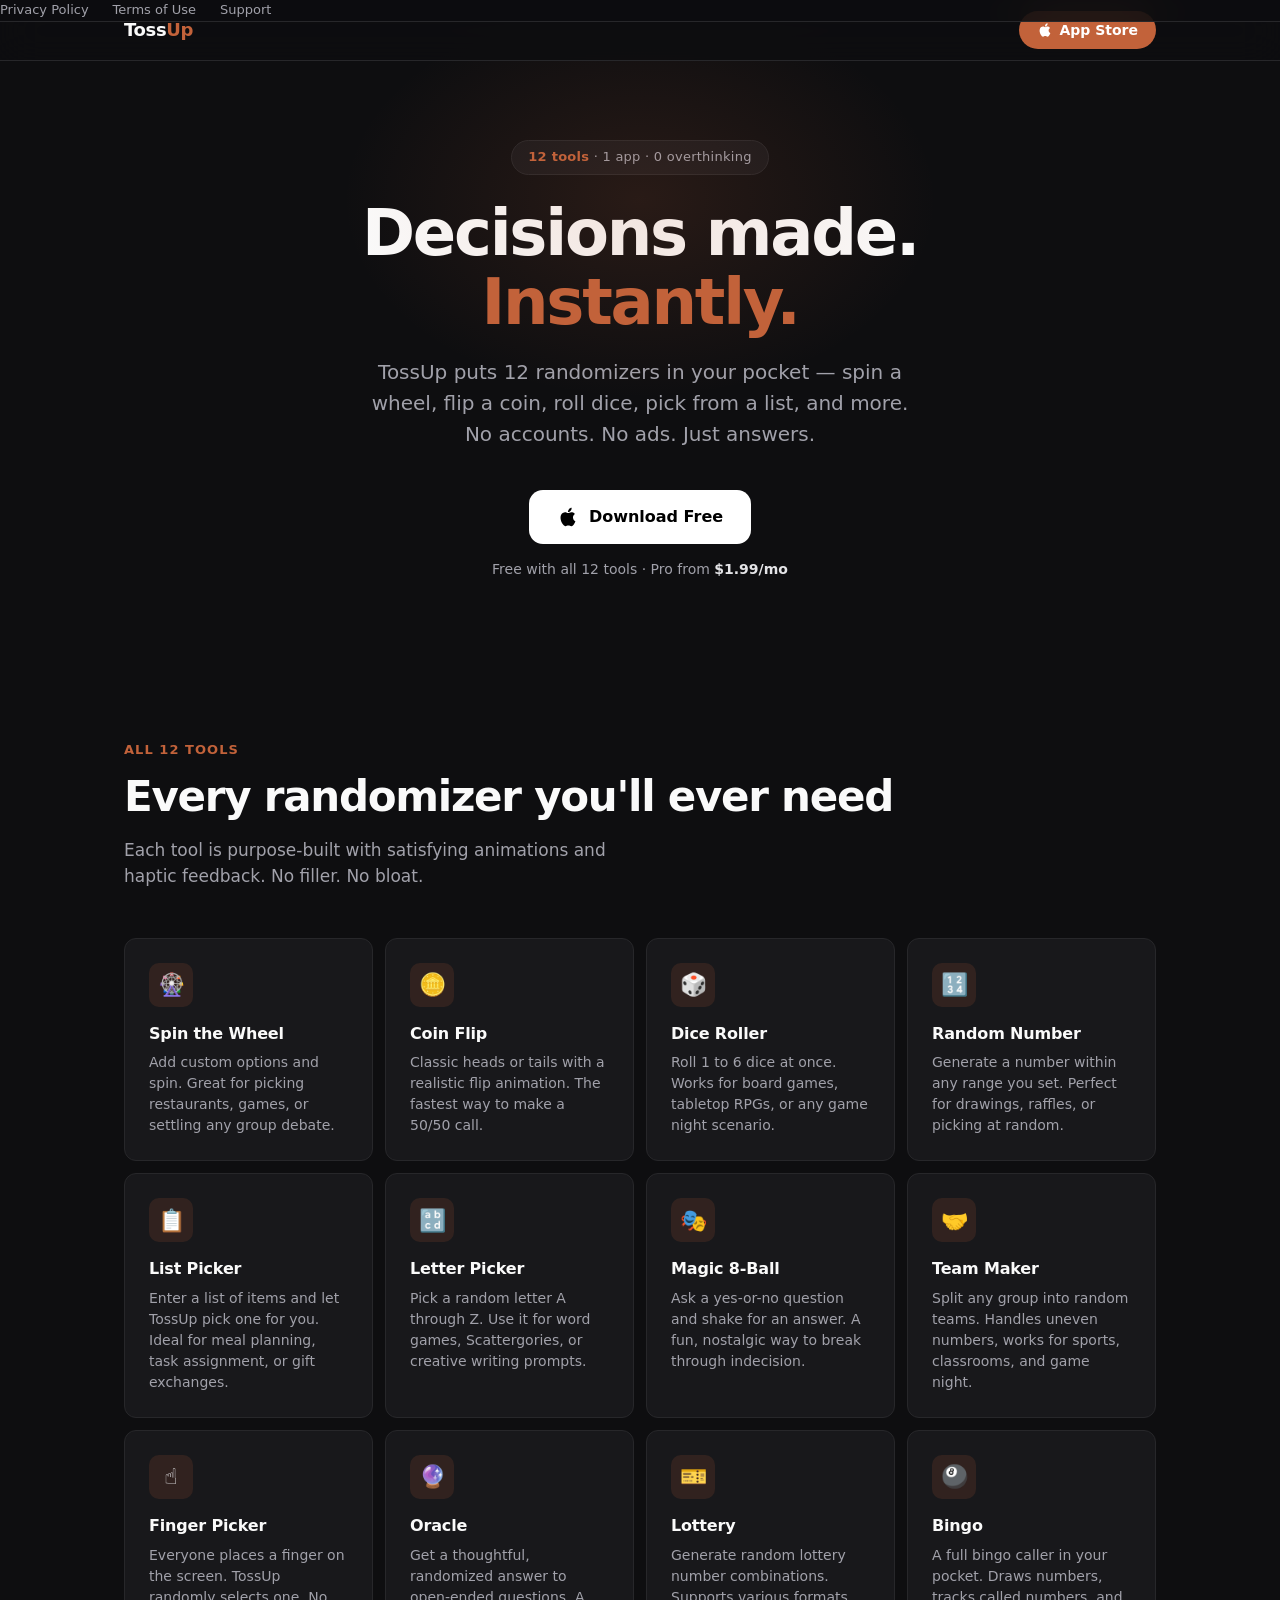
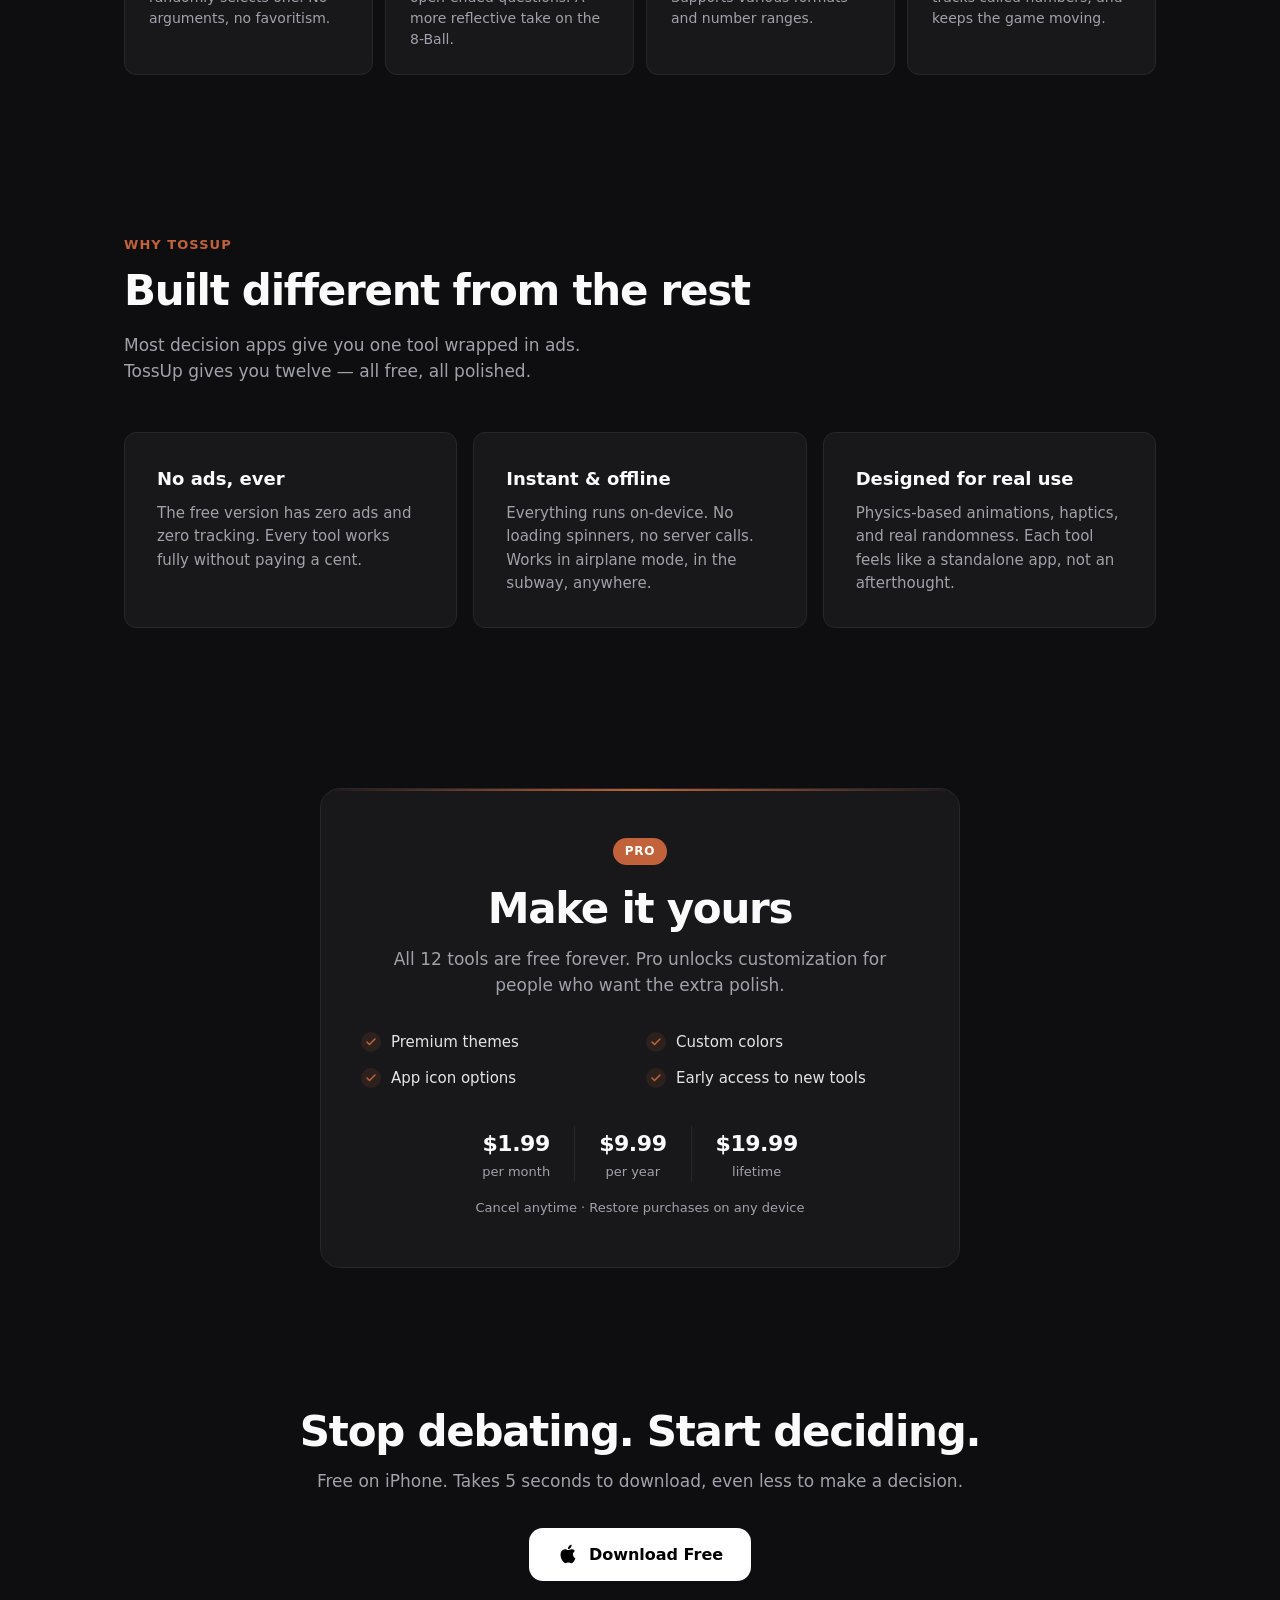
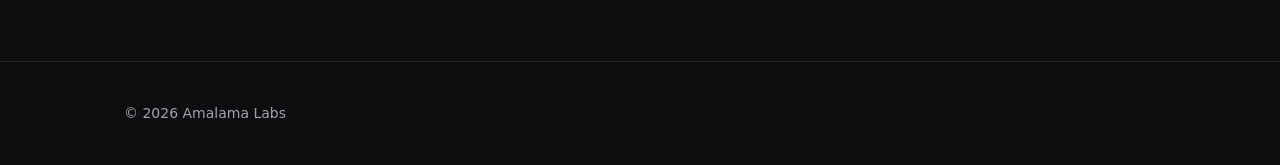
<file: tossup/index.html>
<!DOCTYPE html>
<html lang="en">
<head>
  <meta charset="UTF-8">
  <meta name="viewport" content="width=device-width, initial-scale=1.0">
  <title>TossUp - Decision Maker | Spin the Wheel, Dice Roller & 12 Random Picker Tools</title>
  <meta name="description" content="TossUp is the best decision maker app for iPhone. 12 tools in one: Spin the Wheel, Coin Flip, Dice Roller, Random Number, List Picker, 8-Ball, Teams, and more. Free download.">
  <meta name="keywords" content="best decision maker app, spin the wheel app, random picker app, dice roller app, coin flip app, decision making tool, random number generator, team picker, 8 ball app, bingo app, lottery picker, wheel spinner">
  <meta name="author" content="Amalama Labs">
  <meta name="robots" content="index, follow">
  <link rel="canonical" href="https://amalamalabs.com/tossup">

  <!-- Open Graph -->
  <meta property="og:type" content="website">
  <meta property="og:title" content="TossUp - Decision Maker | 12 Random Picker Tools in One App">
  <meta property="og:description" content="Stop overthinking. TossUp gives you 12 decision-making tools — Spin the Wheel, Coin Flip, Dice Roller, and more — all free on iPhone.">
  <meta property="og:url" content="https://amalamalabs.com/tossup">
  <meta property="og:site_name" content="TossUp - Decision Maker">
  <meta property="og:locale" content="en_US">

  <!-- Twitter Card -->
  <meta name="twitter:card" content="summary_large_image">
  <meta name="twitter:title" content="TossUp - Decision Maker | 12 Tools in One App">
  <meta name="twitter:description" content="Spin the Wheel, Coin Flip, Dice Roller, and 9 more decision tools. Free on iPhone.">

  <!-- Structured Data -->
  <script type="application/ld+json">
  {
    "@context": "https://schema.org",
    "@type": "MobileApplication",
    "name": "TossUp - Decision Maker",
    "alternateName": "TossUp",
    "description": "12-in-1 decision maker app with Spin the Wheel, Coin Flip, Dice Roller, Random Number Generator, List Picker, Letter Picker, Magic 8-Ball, Team Maker, Finger Picker, Oracle, Lottery Picker, and Bingo.",
    "operatingSystem": "iOS",
    "applicationCategory": "UtilitiesApplication",
    "offers": [
      {
        "@type": "Offer",
        "price": "0",
        "priceCurrency": "USD",
        "description": "Free — all 12 tools included"
      },
      {
        "@type": "Offer",
        "price": "1.99",
        "priceCurrency": "USD",
        "description": "Pro monthly — themes and customization"
      },
      {
        "@type": "Offer",
        "price": "9.99",
        "priceCurrency": "USD",
        "description": "Pro yearly — themes and customization"
      },
      {
        "@type": "Offer",
        "price": "19.99",
        "priceCurrency": "USD",
        "description": "Pro lifetime — themes and customization"
      }
    ],
    "author": {
      "@type": "Organization",
      "name": "Amalama Labs",
      "url": "https://amalamalabs.com"
    },
    "installUrl": "https://apps.apple.com/app/id6758316716"
  }
  </script>

  <style>
    *, *::before, *::after {
      margin: 0;
      padding: 0;
      box-sizing: border-box;
    }

    :root {
      --accent: #c2623a;
      --accent-light: #d4795a;
      --accent-glow: rgba(194, 98, 58, 0.15);
      --bg: #0e0e10;
      --bg-card: #18181b;
      --bg-card-hover: #1f1f23;
      --text: #e4e4e7;
      --text-dim: #a1a1aa;
      --text-bright: #fafafa;
      --border: #27272a;
      --radius: 12px;
      --radius-lg: 20px;
    }

    html {
      scroll-behavior: smooth;
      -webkit-text-size-adjust: 100%;
    }

    body {
      font-family: -apple-system, BlinkMacSystemFont, 'SF Pro Display', 'SF Pro Text', system-ui, sans-serif;
      background: var(--bg);
      color: var(--text);
      line-height: 1.6;
      -webkit-font-smoothing: antialiased;
      -moz-osx-font-smoothing: grayscale;
      overflow-x: hidden;
    }

    /* ---- Layout ---- */
    .container {
      max-width: 1080px;
      margin: 0 auto;
      padding: 0 24px;
    }

    section {
      padding: 80px 0;
    }

    /* ---- Nav ---- */
    nav {
      position: fixed;
      top: 0;
      left: 0;
      right: 0;
      z-index: 100;
      background: rgba(14, 14, 16, 0.85);
      backdrop-filter: blur(20px);
      -webkit-backdrop-filter: blur(20px);
      border-bottom: 1px solid var(--border);
    }

    nav .container {
      display: flex;
      align-items: center;
      justify-content: space-between;
      height: 60px;
    }

    .nav-brand {
      font-size: 18px;
      font-weight: 700;
      color: var(--text-bright);
      text-decoration: none;
      letter-spacing: -0.02em;
    }

    .nav-brand span {
      color: var(--accent);
    }

    .nav-cta {
      display: inline-flex;
      align-items: center;
      gap: 6px;
      padding: 8px 18px;
      background: var(--accent);
      color: #fff;
      font-size: 14px;
      font-weight: 600;
      text-decoration: none;
      border-radius: 100px;
      transition: background 0.2s;
    }

    .nav-cta:hover {
      background: var(--accent-light);
    }

    .nav-cta svg {
      width: 16px;
      height: 16px;
    }

    /* ---- Hero ---- */
    .hero {
      padding: 140px 0 80px;
      text-align: center;
      position: relative;
    }

    .hero::before {
      content: '';
      position: absolute;
      top: 0;
      left: 50%;
      transform: translateX(-50%);
      width: 600px;
      height: 400px;
      background: radial-gradient(ellipse, var(--accent-glow) 0%, transparent 70%);
      pointer-events: none;
    }

    .hero-badge {
      display: inline-block;
      padding: 6px 16px;
      background: var(--bg-card);
      border: 1px solid var(--border);
      border-radius: 100px;
      font-size: 13px;
      font-weight: 500;
      color: var(--text-dim);
      margin-bottom: 24px;
      letter-spacing: 0.02em;
    }

    .hero-badge strong {
      color: var(--accent);
      font-weight: 600;
    }

    h1 {
      font-size: clamp(36px, 6vw, 64px);
      font-weight: 800;
      line-height: 1.08;
      letter-spacing: -0.035em;
      color: var(--text-bright);
      margin-bottom: 20px;
    }

    h1 em {
      font-style: normal;
      color: var(--accent);
    }

    .hero-sub {
      font-size: clamp(17px, 2.2vw, 20px);
      color: var(--text-dim);
      max-width: 560px;
      margin: 0 auto 40px;
      line-height: 1.55;
    }

    .hero-actions {
      display: flex;
      align-items: center;
      justify-content: center;
      gap: 16px;
      flex-wrap: wrap;
    }

    .btn-appstore {
      display: inline-flex;
      align-items: center;
      gap: 10px;
      padding: 14px 28px;
      background: #fff;
      color: #000;
      font-size: 16px;
      font-weight: 600;
      text-decoration: none;
      border-radius: 14px;
      transition: transform 0.2s, box-shadow 0.2s;
    }

    .btn-appstore:hover {
      transform: translateY(-2px);
      box-shadow: 0 8px 30px rgba(255,255,255,0.08);
    }

    .btn-appstore svg {
      width: 22px;
      height: 22px;
    }

    .hero-price {
      font-size: 14px;
      color: var(--text-dim);
    }

    .hero-price strong {
      color: var(--text);
    }

    /* ---- Tool grid ---- */
    .section-label {
      display: block;
      font-size: 13px;
      font-weight: 600;
      letter-spacing: 0.08em;
      text-transform: uppercase;
      color: var(--accent);
      margin-bottom: 12px;
    }

    h2 {
      font-size: clamp(28px, 4vw, 42px);
      font-weight: 800;
      letter-spacing: -0.03em;
      color: var(--text-bright);
      line-height: 1.15;
      margin-bottom: 16px;
    }

    .section-desc {
      font-size: 17px;
      color: var(--text-dim);
      max-width: 520px;
      line-height: 1.55;
      margin-bottom: 48px;
    }

    .tool-grid {
      display: grid;
      grid-template-columns: repeat(auto-fill, minmax(240px, 1fr));
      gap: 12px;
    }

    .tool-card {
      background: var(--bg-card);
      border: 1px solid var(--border);
      border-radius: var(--radius);
      padding: 24px;
      transition: background 0.2s, border-color 0.2s;
    }

    .tool-card:hover {
      background: var(--bg-card-hover);
      border-color: #333;
    }

    .tool-icon {
      width: 44px;
      height: 44px;
      display: flex;
      align-items: center;
      justify-content: center;
      background: var(--accent-glow);
      border-radius: 10px;
      font-size: 22px;
      margin-bottom: 14px;
    }

    .tool-card h3 {
      font-size: 16px;
      font-weight: 700;
      color: var(--text-bright);
      margin-bottom: 6px;
      letter-spacing: -0.01em;
    }

    .tool-card p {
      font-size: 14px;
      color: var(--text-dim);
      line-height: 1.5;
    }

    /* ---- Why section ---- */
    .why-grid {
      display: grid;
      grid-template-columns: repeat(auto-fill, minmax(300px, 1fr));
      gap: 16px;
    }

    .why-card {
      background: var(--bg-card);
      border: 1px solid var(--border);
      border-radius: var(--radius);
      padding: 32px;
    }

    .why-card h3 {
      font-size: 18px;
      font-weight: 700;
      color: var(--text-bright);
      margin-bottom: 8px;
    }

    .why-card p {
      font-size: 15px;
      color: var(--text-dim);
      line-height: 1.55;
    }

    /* ---- Pro section ---- */
    .pro-section {
      text-align: center;
    }

    .pro-box {
      max-width: 640px;
      margin: 0 auto;
      background: var(--bg-card);
      border: 1px solid var(--border);
      border-radius: var(--radius-lg);
      padding: 48px 40px;
      position: relative;
      overflow: hidden;
    }

    .pro-box::before {
      content: '';
      position: absolute;
      top: 0;
      left: 0;
      right: 0;
      height: 2px;
      background: linear-gradient(90deg, transparent, var(--accent), transparent);
    }

    .pro-tag {
      display: inline-block;
      padding: 4px 12px;
      background: var(--accent);
      color: #fff;
      font-size: 12px;
      font-weight: 700;
      letter-spacing: 0.06em;
      text-transform: uppercase;
      border-radius: 100px;
      margin-bottom: 20px;
    }

    .pro-box h2 {
      margin-bottom: 12px;
    }

    .pro-box .section-desc {
      margin: 0 auto 32px;
    }

    .pro-features {
      display: grid;
      grid-template-columns: 1fr 1fr;
      gap: 12px;
      text-align: left;
      margin-bottom: 36px;
    }

    .pro-feat {
      display: flex;
      align-items: center;
      gap: 10px;
      font-size: 15px;
      color: var(--text);
    }

    .pro-feat .check {
      width: 20px;
      height: 20px;
      background: rgba(194, 98, 58, 0.12);
      border-radius: 50%;
      display: flex;
      align-items: center;
      justify-content: center;
      flex-shrink: 0;
    }

    .pro-feat .check svg {
      width: 12px;
      height: 12px;
      stroke: var(--accent);
    }

    .pricing-row {
      display: flex;
      justify-content: center;
      gap: 24px;
      flex-wrap: wrap;
      margin-bottom: 8px;
    }

    .price-option {
      text-align: center;
    }

    .price-option .amount {
      font-size: 22px;
      font-weight: 800;
      color: var(--text-bright);
      letter-spacing: -0.02em;
    }

    .price-option .period {
      font-size: 13px;
      color: var(--text-dim);
    }

    .price-divider {
      width: 1px;
      background: var(--border);
    }

    .pro-note {
      font-size: 13px;
      color: var(--text-dim);
      margin-top: 16px;
    }

    /* ---- CTA ---- */
    .cta-section {
      text-align: center;
      padding: 60px 0 80px;
    }

    .cta-section h2 {
      margin-bottom: 12px;
    }

    .cta-section p {
      font-size: 17px;
      color: var(--text-dim);
      margin-bottom: 32px;
    }

    /* ---- Footer ---- */
    footer {
      border-top: 1px solid var(--border);
      padding: 40px 0;
    }

    footer .container {
      display: flex;
      align-items: center;
      justify-content: space-between;
      flex-wrap: wrap;
      gap: 16px;
    }

    .footer-left {
      font-size: 14px;
      color: var(--text-dim);
    }

    .footer-left a {
      color: var(--text-dim);
      text-decoration: none;
    }

    .footer-left a:hover {
      color: var(--text);
    }

    .footer-links {
      display: flex;
      gap: 24px;
    }

    .footer-links a {
      font-size: 13px;
      color: var(--text-dim);
      text-decoration: none;
      transition: color 0.15s;
    }

    .footer-links a:hover {
      color: var(--text);
    }

    /* ---- Responsive ---- */
    @media (max-width: 640px) {
      section {
        padding: 60px 0;
      }

      .hero {
        padding: 120px 0 60px;
      }

      .tool-grid {
        grid-template-columns: 1fr 1fr;
        gap: 8px;
      }

      .tool-card {
        padding: 18px;
      }

      .tool-icon {
        width: 36px;
        height: 36px;
        font-size: 18px;
        margin-bottom: 10px;
      }

      .tool-card h3 {
        font-size: 14px;
      }

      .tool-card p {
        font-size: 13px;
      }

      .why-grid {
        grid-template-columns: 1fr;
      }

      .pro-box {
        padding: 32px 24px;
      }

      .pro-features {
        grid-template-columns: 1fr;
      }

      .pricing-row {
        gap: 16px;
      }

      footer .container {
        flex-direction: column;
        text-align: center;
      }
    }

    @media (max-width: 400px) {
      .tool-grid {
        grid-template-columns: 1fr;
      }
    }
  </style>
</head>
<body>

<!-- Navigation -->
<nav aria-label="Main navigation">
  <div class="container">
    <a href="#" class="nav-brand">Toss<span>Up</span></a>
    <a href="https://apps.apple.com/app/id6758316716" class="nav-cta" aria-label="Download TossUp on the App Store">
      <svg viewBox="0 0 24 24" fill="currentColor" aria-hidden="true"><path d="M18.71 19.5c-.83 1.24-1.71 2.45-3.05 2.47-1.34.03-1.77-.79-3.29-.79-1.53 0-2 .77-3.27.82-1.31.05-2.3-1.32-3.14-2.53C4.25 17 2.94 12.45 4.7 9.39c.87-1.52 2.43-2.48 4.12-2.51 1.28-.02 2.5.87 3.29.87.78 0 2.26-1.07 3.8-.91.65.03 2.47.26 3.64 1.98-.09.06-2.17 1.28-2.15 3.81.03 3.02 2.65 4.03 2.68 4.04-.03.07-.42 1.44-1.38 2.83"/><path d="M13 3.5c.73-.83 1.94-1.46 2.94-1.5.13 1.17-.34 2.35-1.04 3.19-.69.85-1.83 1.51-2.95 1.42-.15-1.15.41-2.35 1.05-3.11"/></svg>
      App Store
    </a>
  </div>
</nav>

<main>

  <!-- Hero -->
  <section class="hero" id="top">
    <div class="container">
      <div class="hero-badge"><strong>12 tools</strong> &middot; 1 app &middot; 0 overthinking</div>
      <h1>Decisions made.<br><em>Instantly.</em></h1>
      <p class="hero-sub">TossUp puts 12 randomizers in your pocket &mdash; spin a wheel, flip a coin, roll dice, pick from a list, and more. No&nbsp;accounts. No&nbsp;ads. Just answers.</p>
      <div class="hero-actions">
        <a href="https://apps.apple.com/app/id6758316716" class="btn-appstore" aria-label="Download free on the App Store">
          <svg viewBox="0 0 24 24" fill="currentColor" aria-hidden="true"><path d="M18.71 19.5c-.83 1.24-1.71 2.45-3.05 2.47-1.34.03-1.77-.79-3.29-.79-1.53 0-2 .77-3.27.82-1.31.05-2.3-1.32-3.14-2.53C4.25 17 2.94 12.45 4.7 9.39c.87-1.52 2.43-2.48 4.12-2.51 1.28-.02 2.5.87 3.29.87.78 0 2.26-1.07 3.8-.91.65.03 2.47.26 3.64 1.98-.09.06-2.17 1.28-2.15 3.81.03 3.02 2.65 4.03 2.68 4.04-.03.07-.42 1.44-1.38 2.83"/><path d="M13 3.5c.73-.83 1.94-1.46 2.94-1.5.13 1.17-.34 2.35-1.04 3.19-.69.85-1.83 1.51-2.95 1.42-.15-1.15.41-2.35 1.05-3.11"/></svg>
          Download Free
        </a>
      </div>
      <p class="hero-price" style="margin-top: 14px;">Free with all 12 tools &middot; Pro from <strong>$1.99/mo</strong></p>
    </div>
  </section>

  <!-- 12 Tools -->
  <section id="tools">
    <div class="container">
      <span class="section-label">All 12 Tools</span>
      <h2>Every randomizer you'll ever need</h2>
      <p class="section-desc">Each tool is purpose-built with satisfying animations and haptic feedback. No filler. No bloat.</p>

      <div class="tool-grid" role="list">
        <article class="tool-card" role="listitem">
          <div class="tool-icon" aria-hidden="true">&#127905;</div>
          <h3>Spin the Wheel</h3>
          <p>Add custom options and spin. Great for picking restaurants, games, or settling any group debate.</p>
        </article>
        <article class="tool-card" role="listitem">
          <div class="tool-icon" aria-hidden="true">&#129689;</div>
          <h3>Coin Flip</h3>
          <p>Classic heads or tails with a realistic flip animation. The fastest way to make a 50/50 call.</p>
        </article>
        <article class="tool-card" role="listitem">
          <div class="tool-icon" aria-hidden="true">&#127922;</div>
          <h3>Dice Roller</h3>
          <p>Roll 1 to 6 dice at once. Works for board games, tabletop RPGs, or any game night scenario.</p>
        </article>
        <article class="tool-card" role="listitem">
          <div class="tool-icon" aria-hidden="true">&#128290;</div>
          <h3>Random Number</h3>
          <p>Generate a number within any range you set. Perfect for drawings, raffles, or picking at random.</p>
        </article>
        <article class="tool-card" role="listitem">
          <div class="tool-icon" aria-hidden="true">&#128203;</div>
          <h3>List Picker</h3>
          <p>Enter a list of items and let TossUp pick one for you. Ideal for meal planning, task assignment, or gift exchanges.</p>
        </article>
        <article class="tool-card" role="listitem">
          <div class="tool-icon" aria-hidden="true">&#128289;</div>
          <h3>Letter Picker</h3>
          <p>Pick a random letter A through Z. Use it for word games, Scattergories, or creative writing prompts.</p>
        </article>
        <article class="tool-card" role="listitem">
          <div class="tool-icon" aria-hidden="true">&#127917;</div>
          <h3>Magic 8-Ball</h3>
          <p>Ask a yes-or-no question and shake for an answer. A fun, nostalgic way to break through indecision.</p>
        </article>
        <article class="tool-card" role="listitem">
          <div class="tool-icon" aria-hidden="true">&#129309;</div>
          <h3>Team Maker</h3>
          <p>Split any group into random teams. Handles uneven numbers, works for sports, classrooms, and game night.</p>
        </article>
        <article class="tool-card" role="listitem">
          <div class="tool-icon" aria-hidden="true">&#9757;&#65039;</div>
          <h3>Finger Picker</h3>
          <p>Everyone places a finger on the screen. TossUp randomly selects one. No arguments, no favoritism.</p>
        </article>
        <article class="tool-card" role="listitem">
          <div class="tool-icon" aria-hidden="true">&#128302;</div>
          <h3>Oracle</h3>
          <p>Get a thoughtful, randomized answer to open-ended questions. A more reflective take on the 8-Ball.</p>
        </article>
        <article class="tool-card" role="listitem">
          <div class="tool-icon" aria-hidden="true">&#127915;</div>
          <h3>Lottery</h3>
          <p>Generate random lottery number combinations. Supports various formats and number ranges.</p>
        </article>
        <article class="tool-card" role="listitem">
          <div class="tool-icon" aria-hidden="true">&#127921;</div>
          <h3>Bingo</h3>
          <p>A full bingo caller in your pocket. Draws numbers, tracks called numbers, and keeps the game moving.</p>
        </article>
      </div>
    </div>
  </section>

  <!-- Why TossUp -->
  <section id="why">
    <div class="container">
      <span class="section-label">Why TossUp</span>
      <h2>Built different from the rest</h2>
      <p class="section-desc">Most decision apps give you one tool wrapped in ads. TossUp gives you twelve&nbsp;&mdash;&nbsp;all free, all polished.</p>

      <div class="why-grid">
        <div class="why-card">
          <h3>No ads, ever</h3>
          <p>The free version has zero ads and zero tracking. Every tool works fully without paying a cent.</p>
        </div>
        <div class="why-card">
          <h3>Instant &amp; offline</h3>
          <p>Everything runs on-device. No loading spinners, no server calls. Works in airplane mode, in the subway, anywhere.</p>
        </div>
        <div class="why-card">
          <h3>Designed for real use</h3>
          <p>Physics-based animations, haptics, and real randomness. Each tool feels like a standalone app, not an afterthought.</p>
        </div>
      </div>
    </div>
  </section>

  <!-- Pro -->
  <section class="pro-section" id="pro">
    <div class="container">
      <div class="pro-box">
        <span class="pro-tag">Pro</span>
        <h2>Make it yours</h2>
        <p class="section-desc">All 12 tools are free forever. Pro unlocks customization for people who want the extra polish.</p>

        <div class="pro-features">
          <div class="pro-feat">
            <span class="check"><svg viewBox="0 0 24 24" fill="none" stroke-width="3" stroke-linecap="round" stroke-linejoin="round" aria-hidden="true"><polyline points="20 6 9 17 4 12"/></svg></span>
            Premium themes
          </div>
          <div class="pro-feat">
            <span class="check"><svg viewBox="0 0 24 24" fill="none" stroke-width="3" stroke-linecap="round" stroke-linejoin="round" aria-hidden="true"><polyline points="20 6 9 17 4 12"/></svg></span>
            Custom colors
          </div>
          <div class="pro-feat">
            <span class="check"><svg viewBox="0 0 24 24" fill="none" stroke-width="3" stroke-linecap="round" stroke-linejoin="round" aria-hidden="true"><polyline points="20 6 9 17 4 12"/></svg></span>
            App icon options
          </div>
          <div class="pro-feat">
            <span class="check"><svg viewBox="0 0 24 24" fill="none" stroke-width="3" stroke-linecap="round" stroke-linejoin="round" aria-hidden="true"><polyline points="20 6 9 17 4 12"/></svg></span>
            Early access to new tools
          </div>
        </div>

        <div class="pricing-row">
          <div class="price-option">
            <div class="amount">$1.99</div>
            <div class="period">per month</div>
          </div>
          <div class="price-divider" aria-hidden="true"></div>
          <div class="price-option">
            <div class="amount">$9.99</div>
            <div class="period">per year</div>
          </div>
          <div class="price-divider" aria-hidden="true"></div>
          <div class="price-option">
            <div class="amount">$19.99</div>
            <div class="period">lifetime</div>
          </div>
        </div>
        <p class="pro-note">Cancel anytime &middot; Restore purchases on any device</p>
      </div>
    </div>
  </section>

  <!-- CTA -->
  <section class="cta-section" id="download">
    <div class="container">
      <h2>Stop debating. Start deciding.</h2>
      <p>Free on iPhone. Takes 5 seconds to download, even less to make a decision.</p>
      <a href="https://apps.apple.com/app/id6758316716" class="btn-appstore" aria-label="Download TossUp on the App Store">
        <svg viewBox="0 0 24 24" fill="currentColor" aria-hidden="true"><path d="M18.71 19.5c-.83 1.24-1.71 2.45-3.05 2.47-1.34.03-1.77-.79-3.29-.79-1.53 0-2 .77-3.27.82-1.31.05-2.3-1.32-3.14-2.53C4.25 17 2.94 12.45 4.7 9.39c.87-1.52 2.43-2.48 4.12-2.51 1.28-.02 2.5.87 3.29.87.78 0 2.26-1.07 3.8-.91.65.03 2.47.26 3.64 1.98-.09.06-2.17 1.28-2.15 3.81.03 3.02 2.65 4.03 2.68 4.04-.03.07-.42 1.44-1.38 2.83"/><path d="M13 3.5c.73-.83 1.94-1.46 2.94-1.5.13 1.17-.34 2.35-1.04 3.19-.69.85-1.83 1.51-2.95 1.42-.15-1.15.41-2.35 1.05-3.11"/></svg>
        Download Free
      </a>
    </div>
  </section>

</main>

<!-- Footer -->
<footer>
  <div class="container">
    <div class="footer-left">
      &copy; 2026 <a href="https://amalamalabs.com">Amalama Labs</a>
    </div>
    <nav class="footer-links" aria-label="Footer navigation">
      <a href="/tossup/privacy.html">Privacy Policy</a>
      <a href="/tossup/terms.html">Terms of Use</a>
      <a href="/tossup/support.html">Support</a>
    </nav>
  </div>
</footer>

</body>
</html>
</file>
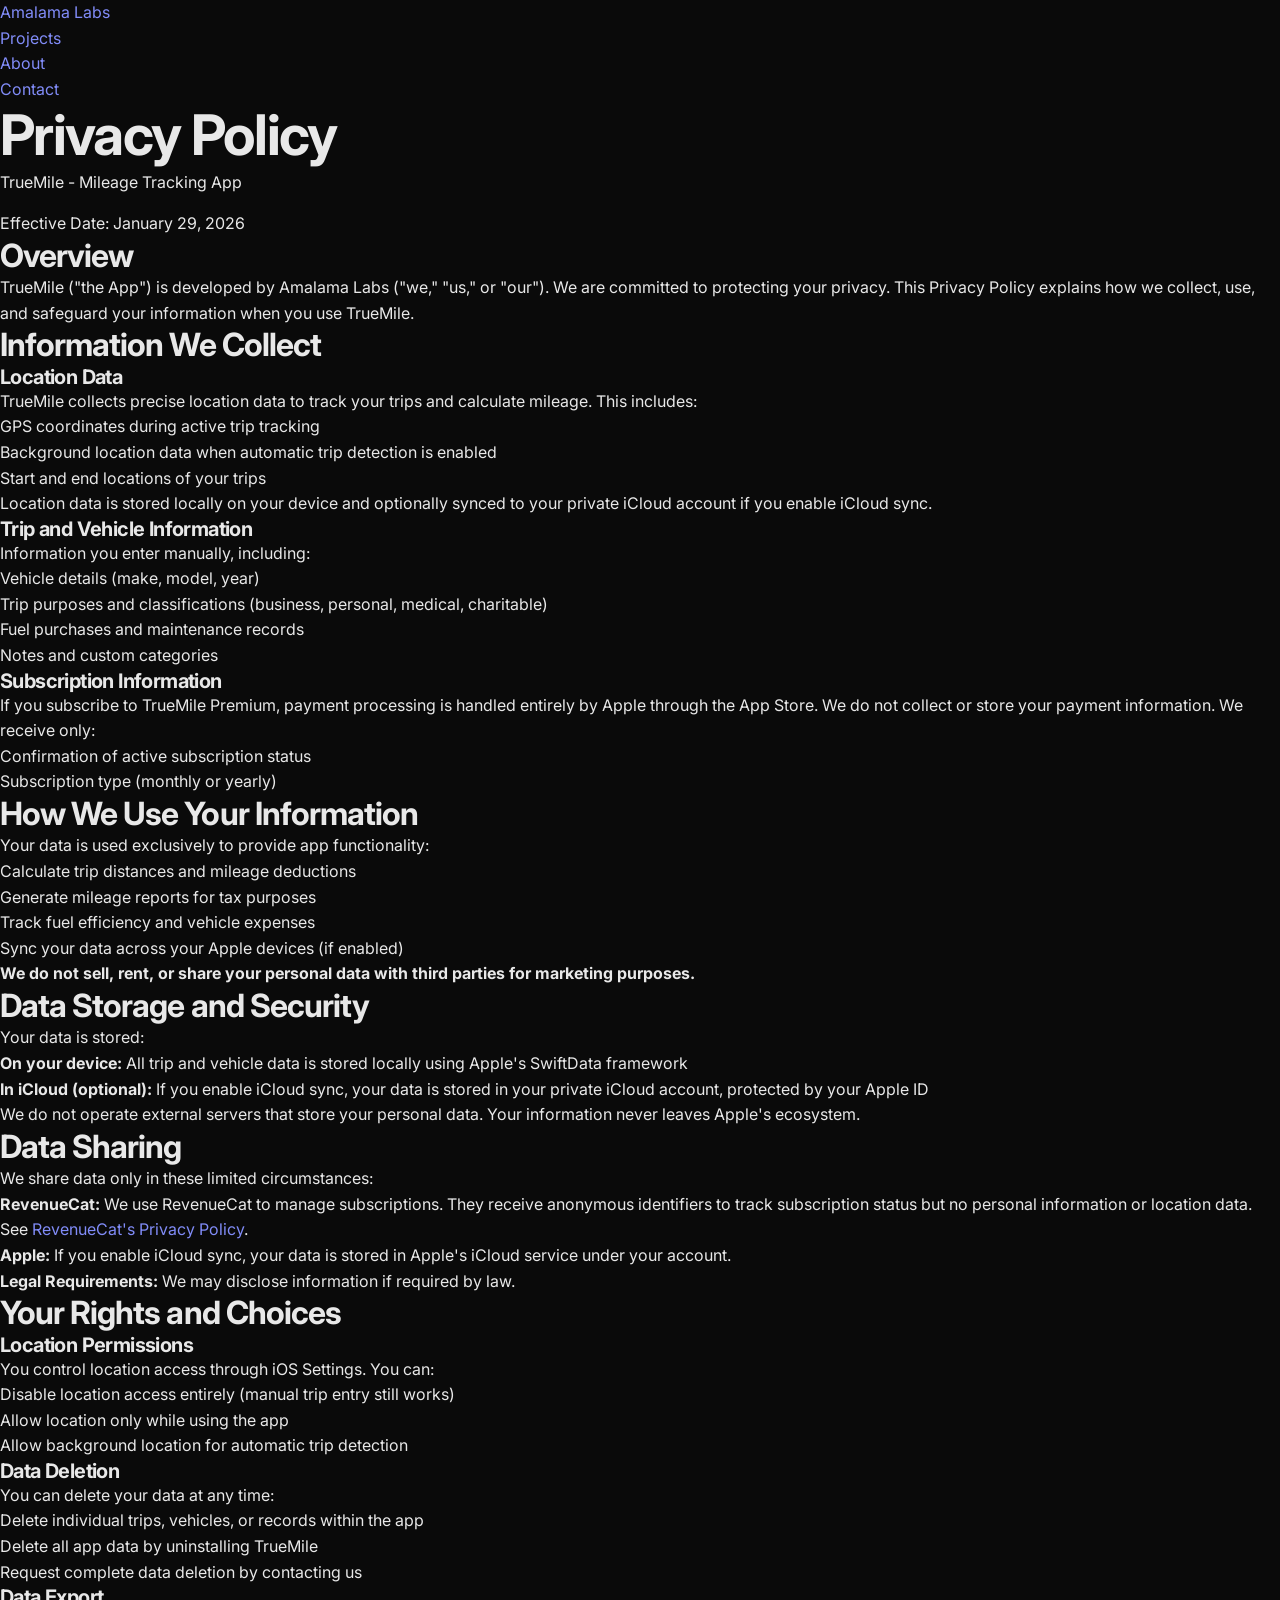
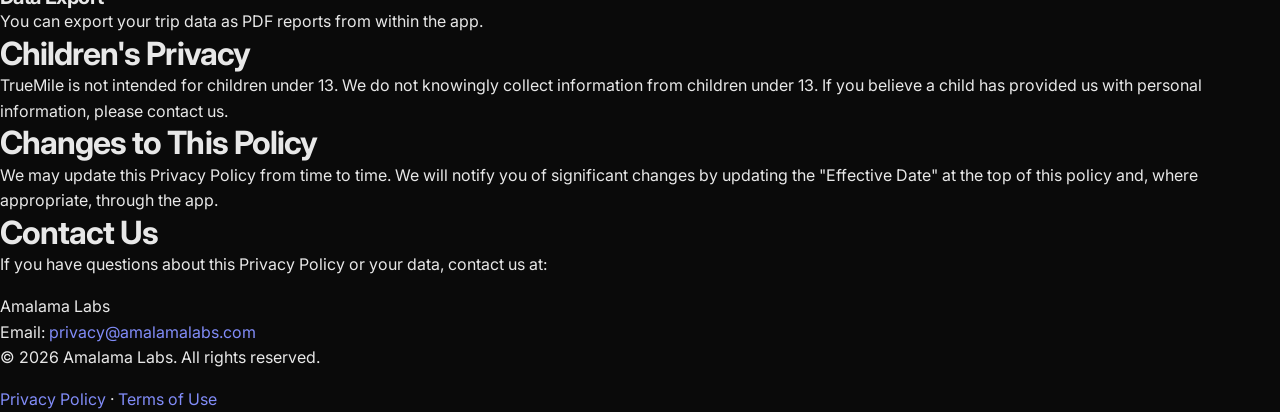
<file: privacy.html>
<!DOCTYPE html>
<html lang="en">
<head>
    <meta charset="UTF-8">
    <meta name="viewport" content="width=device-width, initial-scale=1.0">
    <meta name="description" content="Privacy Policy for TrueMile - Mileage Tracking App">
    <title>Privacy Policy - TrueMile | Amalama Labs</title>
    <link rel="stylesheet" href="css/style.css">
</head>
<body>
    <header>
        <nav>
            <a href="/" class="logo">Amalama Labs</a>
            <ul>
                <li><a href="/#projects">Projects</a></li>
                <li><a href="/#about">About</a></li>
                <li><a href="/#contact">Contact</a></li>
            </ul>
        </nav>
    </header>

    <main>
        <article class="legal-content">
            <h1>Privacy Policy</h1>
            <p class="subtitle">TrueMile - Mileage Tracking App</p>
            <p class="effective-date">Effective Date: January 29, 2026</p>

            <section>
                <h2>Overview</h2>
                <p>TrueMile ("the App") is developed by Amalama Labs ("we," "us," or "our"). We are committed to protecting your privacy. This Privacy Policy explains how we collect, use, and safeguard your information when you use TrueMile.</p>
            </section>

            <section>
                <h2>Information We Collect</h2>

                <h3>Location Data</h3>
                <p>TrueMile collects precise location data to track your trips and calculate mileage. This includes:</p>
                <ul>
                    <li>GPS coordinates during active trip tracking</li>
                    <li>Background location data when automatic trip detection is enabled</li>
                    <li>Start and end locations of your trips</li>
                </ul>
                <p>Location data is stored locally on your device and optionally synced to your private iCloud account if you enable iCloud sync.</p>

                <h3>Trip and Vehicle Information</h3>
                <p>Information you enter manually, including:</p>
                <ul>
                    <li>Vehicle details (make, model, year)</li>
                    <li>Trip purposes and classifications (business, personal, medical, charitable)</li>
                    <li>Fuel purchases and maintenance records</li>
                    <li>Notes and custom categories</li>
                </ul>

                <h3>Subscription Information</h3>
                <p>If you subscribe to TrueMile Premium, payment processing is handled entirely by Apple through the App Store. We do not collect or store your payment information. We receive only:</p>
                <ul>
                    <li>Confirmation of active subscription status</li>
                    <li>Subscription type (monthly or yearly)</li>
                </ul>
            </section>

            <section>
                <h2>How We Use Your Information</h2>
                <p>Your data is used exclusively to provide app functionality:</p>
                <ul>
                    <li>Calculate trip distances and mileage deductions</li>
                    <li>Generate mileage reports for tax purposes</li>
                    <li>Track fuel efficiency and vehicle expenses</li>
                    <li>Sync your data across your Apple devices (if enabled)</li>
                </ul>
                <p><strong>We do not sell, rent, or share your personal data with third parties for marketing purposes.</strong></p>
            </section>

            <section>
                <h2>Data Storage and Security</h2>
                <p>Your data is stored:</p>
                <ul>
                    <li><strong>On your device:</strong> All trip and vehicle data is stored locally using Apple's SwiftData framework</li>
                    <li><strong>In iCloud (optional):</strong> If you enable iCloud sync, your data is stored in your private iCloud account, protected by your Apple ID</li>
                </ul>
                <p>We do not operate external servers that store your personal data. Your information never leaves Apple's ecosystem.</p>
            </section>

            <section>
                <h2>Data Sharing</h2>
                <p>We share data only in these limited circumstances:</p>
                <ul>
                    <li><strong>RevenueCat:</strong> We use RevenueCat to manage subscriptions. They receive anonymous identifiers to track subscription status but no personal information or location data. See <a href="https://www.revenuecat.com/privacy" target="_blank" rel="noopener">RevenueCat's Privacy Policy</a>.</li>
                    <li><strong>Apple:</strong> If you enable iCloud sync, your data is stored in Apple's iCloud service under your account.</li>
                    <li><strong>Legal Requirements:</strong> We may disclose information if required by law.</li>
                </ul>
            </section>

            <section>
                <h2>Your Rights and Choices</h2>

                <h3>Location Permissions</h3>
                <p>You control location access through iOS Settings. You can:</p>
                <ul>
                    <li>Disable location access entirely (manual trip entry still works)</li>
                    <li>Allow location only while using the app</li>
                    <li>Allow background location for automatic trip detection</li>
                </ul>

                <h3>Data Deletion</h3>
                <p>You can delete your data at any time:</p>
                <ul>
                    <li>Delete individual trips, vehicles, or records within the app</li>
                    <li>Delete all app data by uninstalling TrueMile</li>
                    <li>Request complete data deletion by contacting us</li>
                </ul>

                <h3>Data Export</h3>
                <p>You can export your trip data as PDF reports from within the app.</p>
            </section>

            <section>
                <h2>Children's Privacy</h2>
                <p>TrueMile is not intended for children under 13. We do not knowingly collect information from children under 13. If you believe a child has provided us with personal information, please contact us.</p>
            </section>

            <section>
                <h2>Changes to This Policy</h2>
                <p>We may update this Privacy Policy from time to time. We will notify you of significant changes by updating the "Effective Date" at the top of this policy and, where appropriate, through the app.</p>
            </section>

            <section>
                <h2>Contact Us</h2>
                <p>If you have questions about this Privacy Policy or your data, contact us at:</p>
                <p class="contact-info">
                    Amalama Labs<br>
                    Email: <a href="mailto:privacy@amalamalabs.com">privacy@amalamalabs.com</a>
                </p>
            </section>
        </article>
    </main>

    <footer>
        <p>&copy; 2026 Amalama Labs. All rights reserved.</p>
        <p class="legal-links">
            <a href="/privacy.html">Privacy Policy</a> &middot;
            <a href="/terms.html">Terms of Use</a>
        </p>
    </footer>
</body>
</html>
</file>
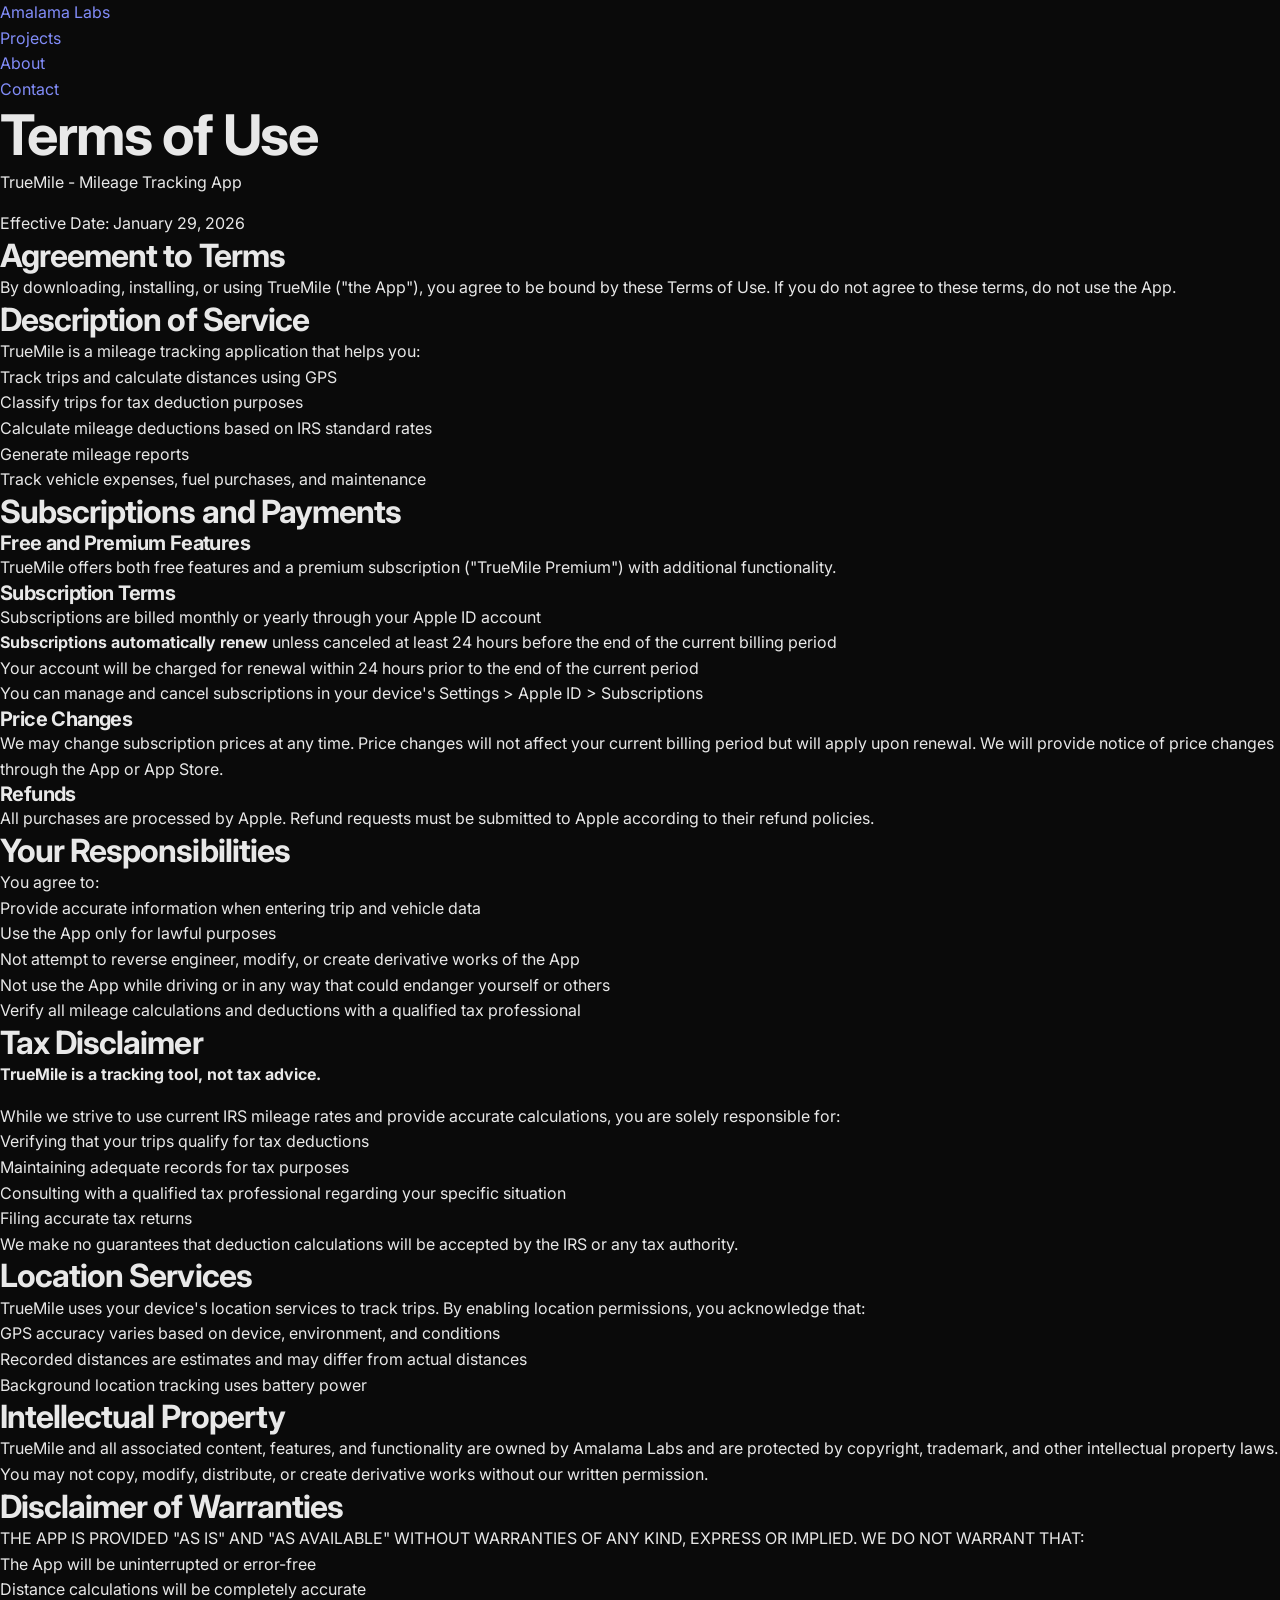
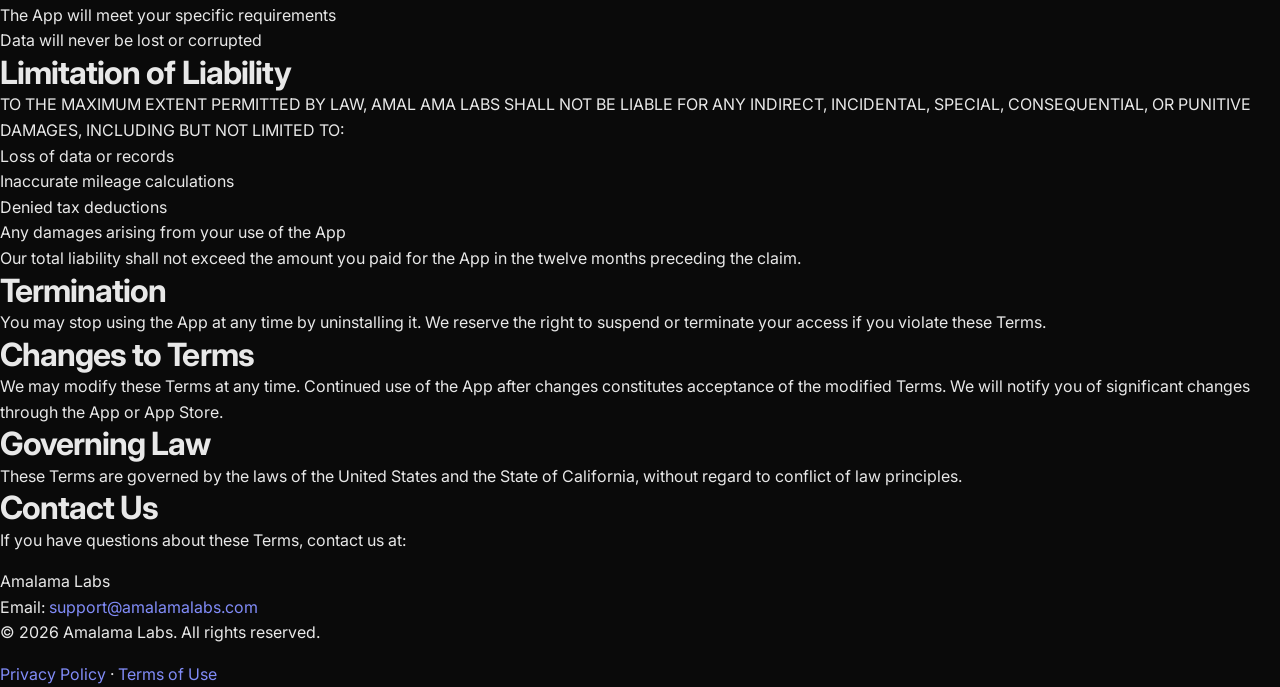
<file: terms.html>
<!DOCTYPE html>
<html lang="en">
<head>
    <meta charset="UTF-8">
    <meta name="viewport" content="width=device-width, initial-scale=1.0">
    <meta name="description" content="Terms of Use for TrueMile - Mileage Tracking App">
    <title>Terms of Use - TrueMile | Amalama Labs</title>
    <link rel="stylesheet" href="css/style.css">
</head>
<body>
    <header>
        <nav>
            <a href="/" class="logo">Amalama Labs</a>
            <ul>
                <li><a href="/#projects">Projects</a></li>
                <li><a href="/#about">About</a></li>
                <li><a href="/#contact">Contact</a></li>
            </ul>
        </nav>
    </header>

    <main>
        <article class="legal-content">
            <h1>Terms of Use</h1>
            <p class="subtitle">TrueMile - Mileage Tracking App</p>
            <p class="effective-date">Effective Date: January 29, 2026</p>

            <section>
                <h2>Agreement to Terms</h2>
                <p>By downloading, installing, or using TrueMile ("the App"), you agree to be bound by these Terms of Use. If you do not agree to these terms, do not use the App.</p>
            </section>

            <section>
                <h2>Description of Service</h2>
                <p>TrueMile is a mileage tracking application that helps you:</p>
                <ul>
                    <li>Track trips and calculate distances using GPS</li>
                    <li>Classify trips for tax deduction purposes</li>
                    <li>Calculate mileage deductions based on IRS standard rates</li>
                    <li>Generate mileage reports</li>
                    <li>Track vehicle expenses, fuel purchases, and maintenance</li>
                </ul>
            </section>

            <section>
                <h2>Subscriptions and Payments</h2>

                <h3>Free and Premium Features</h3>
                <p>TrueMile offers both free features and a premium subscription ("TrueMile Premium") with additional functionality.</p>

                <h3>Subscription Terms</h3>
                <ul>
                    <li>Subscriptions are billed monthly or yearly through your Apple ID account</li>
                    <li><strong>Subscriptions automatically renew</strong> unless canceled at least 24 hours before the end of the current billing period</li>
                    <li>Your account will be charged for renewal within 24 hours prior to the end of the current period</li>
                    <li>You can manage and cancel subscriptions in your device's Settings > Apple ID > Subscriptions</li>
                </ul>

                <h3>Price Changes</h3>
                <p>We may change subscription prices at any time. Price changes will not affect your current billing period but will apply upon renewal. We will provide notice of price changes through the App or App Store.</p>

                <h3>Refunds</h3>
                <p>All purchases are processed by Apple. Refund requests must be submitted to Apple according to their refund policies.</p>
            </section>

            <section>
                <h2>Your Responsibilities</h2>
                <p>You agree to:</p>
                <ul>
                    <li>Provide accurate information when entering trip and vehicle data</li>
                    <li>Use the App only for lawful purposes</li>
                    <li>Not attempt to reverse engineer, modify, or create derivative works of the App</li>
                    <li>Not use the App while driving or in any way that could endanger yourself or others</li>
                    <li>Verify all mileage calculations and deductions with a qualified tax professional</li>
                </ul>
            </section>

            <section>
                <h2>Tax Disclaimer</h2>
                <p><strong>TrueMile is a tracking tool, not tax advice.</strong></p>
                <p>While we strive to use current IRS mileage rates and provide accurate calculations, you are solely responsible for:</p>
                <ul>
                    <li>Verifying that your trips qualify for tax deductions</li>
                    <li>Maintaining adequate records for tax purposes</li>
                    <li>Consulting with a qualified tax professional regarding your specific situation</li>
                    <li>Filing accurate tax returns</li>
                </ul>
                <p>We make no guarantees that deduction calculations will be accepted by the IRS or any tax authority.</p>
            </section>

            <section>
                <h2>Location Services</h2>
                <p>TrueMile uses your device's location services to track trips. By enabling location permissions, you acknowledge that:</p>
                <ul>
                    <li>GPS accuracy varies based on device, environment, and conditions</li>
                    <li>Recorded distances are estimates and may differ from actual distances</li>
                    <li>Background location tracking uses battery power</li>
                </ul>
            </section>

            <section>
                <h2>Intellectual Property</h2>
                <p>TrueMile and all associated content, features, and functionality are owned by Amalama Labs and are protected by copyright, trademark, and other intellectual property laws. You may not copy, modify, distribute, or create derivative works without our written permission.</p>
            </section>

            <section>
                <h2>Disclaimer of Warranties</h2>
                <p>THE APP IS PROVIDED "AS IS" AND "AS AVAILABLE" WITHOUT WARRANTIES OF ANY KIND, EXPRESS OR IMPLIED. WE DO NOT WARRANT THAT:</p>
                <ul>
                    <li>The App will be uninterrupted or error-free</li>
                    <li>Distance calculations will be completely accurate</li>
                    <li>The App will meet your specific requirements</li>
                    <li>Data will never be lost or corrupted</li>
                </ul>
            </section>

            <section>
                <h2>Limitation of Liability</h2>
                <p>TO THE MAXIMUM EXTENT PERMITTED BY LAW, AMAL AMA LABS SHALL NOT BE LIABLE FOR ANY INDIRECT, INCIDENTAL, SPECIAL, CONSEQUENTIAL, OR PUNITIVE DAMAGES, INCLUDING BUT NOT LIMITED TO:</p>
                <ul>
                    <li>Loss of data or records</li>
                    <li>Inaccurate mileage calculations</li>
                    <li>Denied tax deductions</li>
                    <li>Any damages arising from your use of the App</li>
                </ul>
                <p>Our total liability shall not exceed the amount you paid for the App in the twelve months preceding the claim.</p>
            </section>

            <section>
                <h2>Termination</h2>
                <p>You may stop using the App at any time by uninstalling it. We reserve the right to suspend or terminate your access if you violate these Terms.</p>
            </section>

            <section>
                <h2>Changes to Terms</h2>
                <p>We may modify these Terms at any time. Continued use of the App after changes constitutes acceptance of the modified Terms. We will notify you of significant changes through the App or App Store.</p>
            </section>

            <section>
                <h2>Governing Law</h2>
                <p>These Terms are governed by the laws of the United States and the State of California, without regard to conflict of law principles.</p>
            </section>

            <section>
                <h2>Contact Us</h2>
                <p>If you have questions about these Terms, contact us at:</p>
                <p class="contact-info">
                    Amalama Labs<br>
                    Email: <a href="mailto:support@amalamalabs.com">support@amalamalabs.com</a>
                </p>
            </section>
        </article>
    </main>

    <footer>
        <p>&copy; 2026 Amalama Labs. All rights reserved.</p>
        <p class="legal-links">
            <a href="/privacy.html">Privacy Policy</a> &middot;
            <a href="/terms.html">Terms of Use</a>
        </p>
    </footer>
</body>
</html>
</file>
<file: css/style.css>
/* style.css — Import hub for amalamalabs.com
   CSS Cascade Layers: declared order controls specificity */

@layer reset, tokens, base, components, animations, responsive;

@import url('https://fonts.googleapis.com/css2?family=Inter:wght@400;500;600;700&family=JetBrains+Mono:wght@400;500&display=swap');

@import url('tokens.css') layer(tokens);
@import url('base.css') layer(base);
@import url('components.css') layer(components);
@import url('animations.css') layer(animations);
@import url('responsive.css') layer(responsive);
</file>
